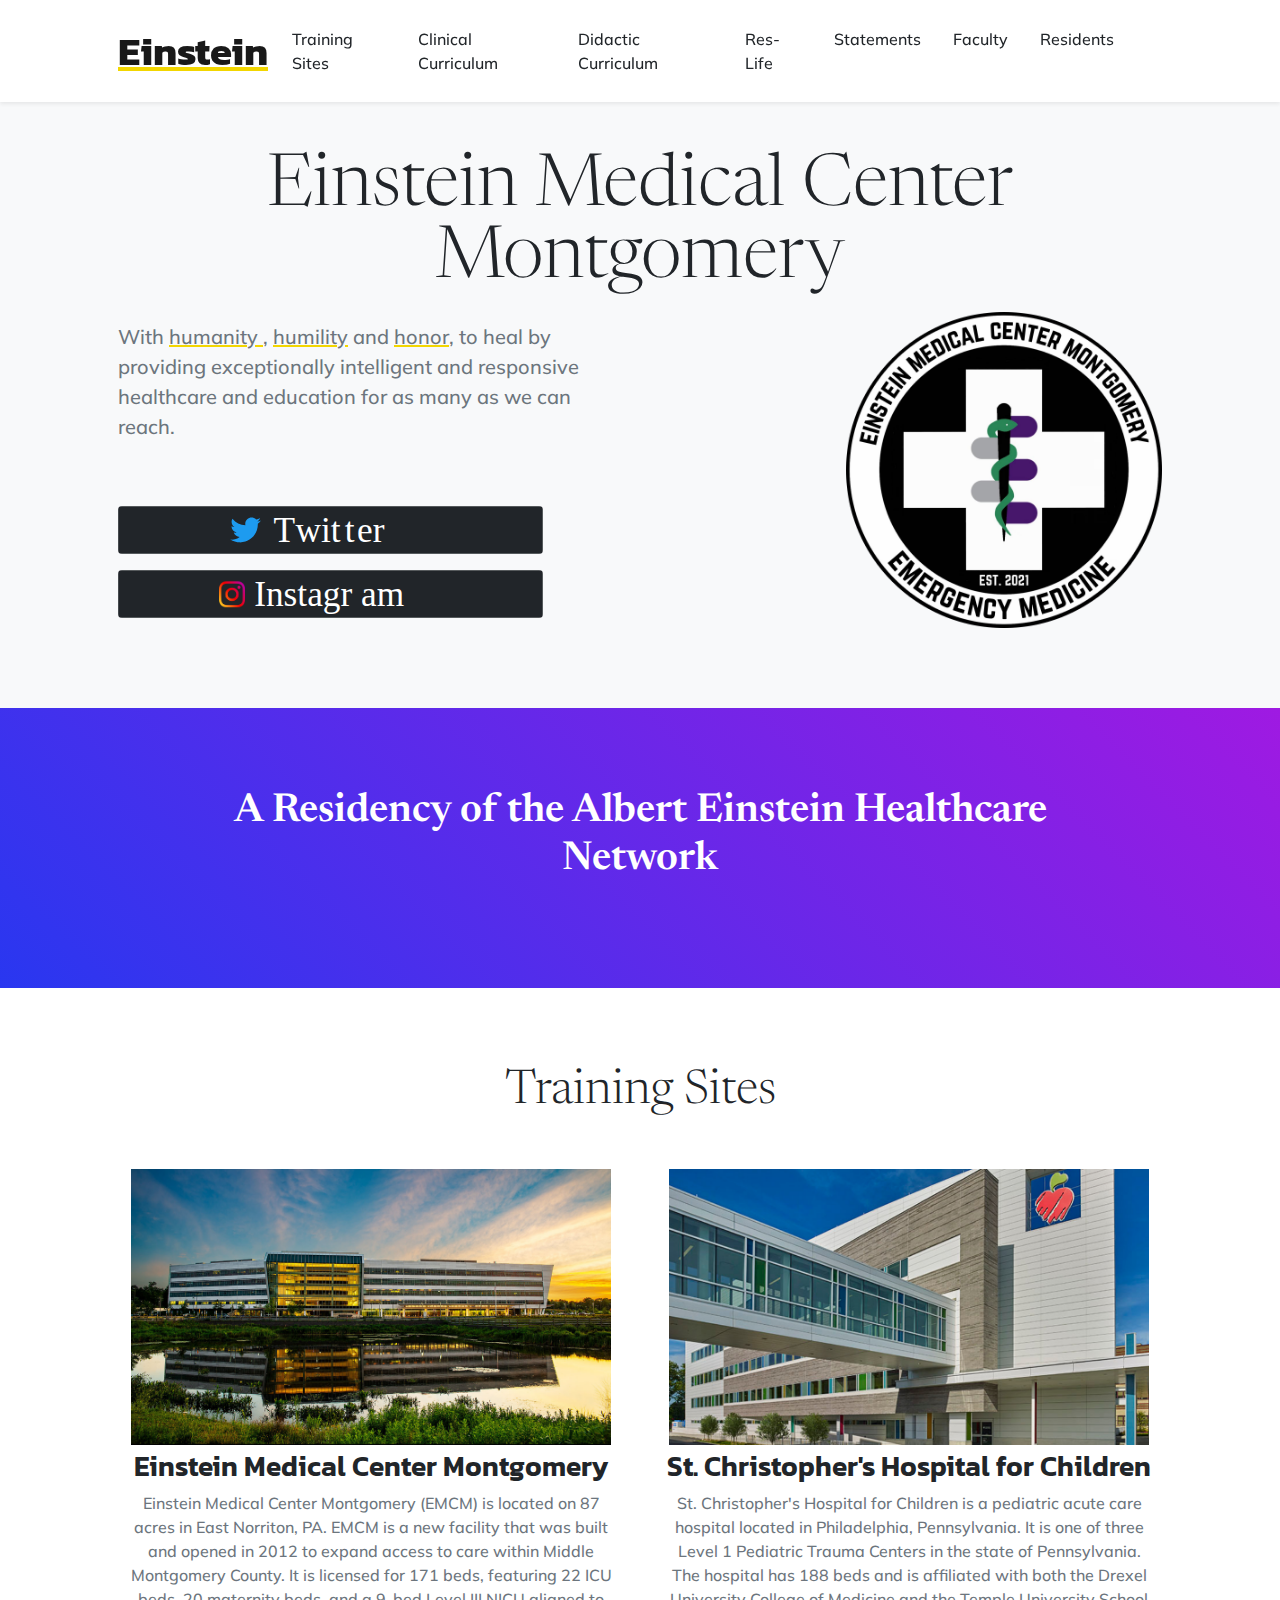
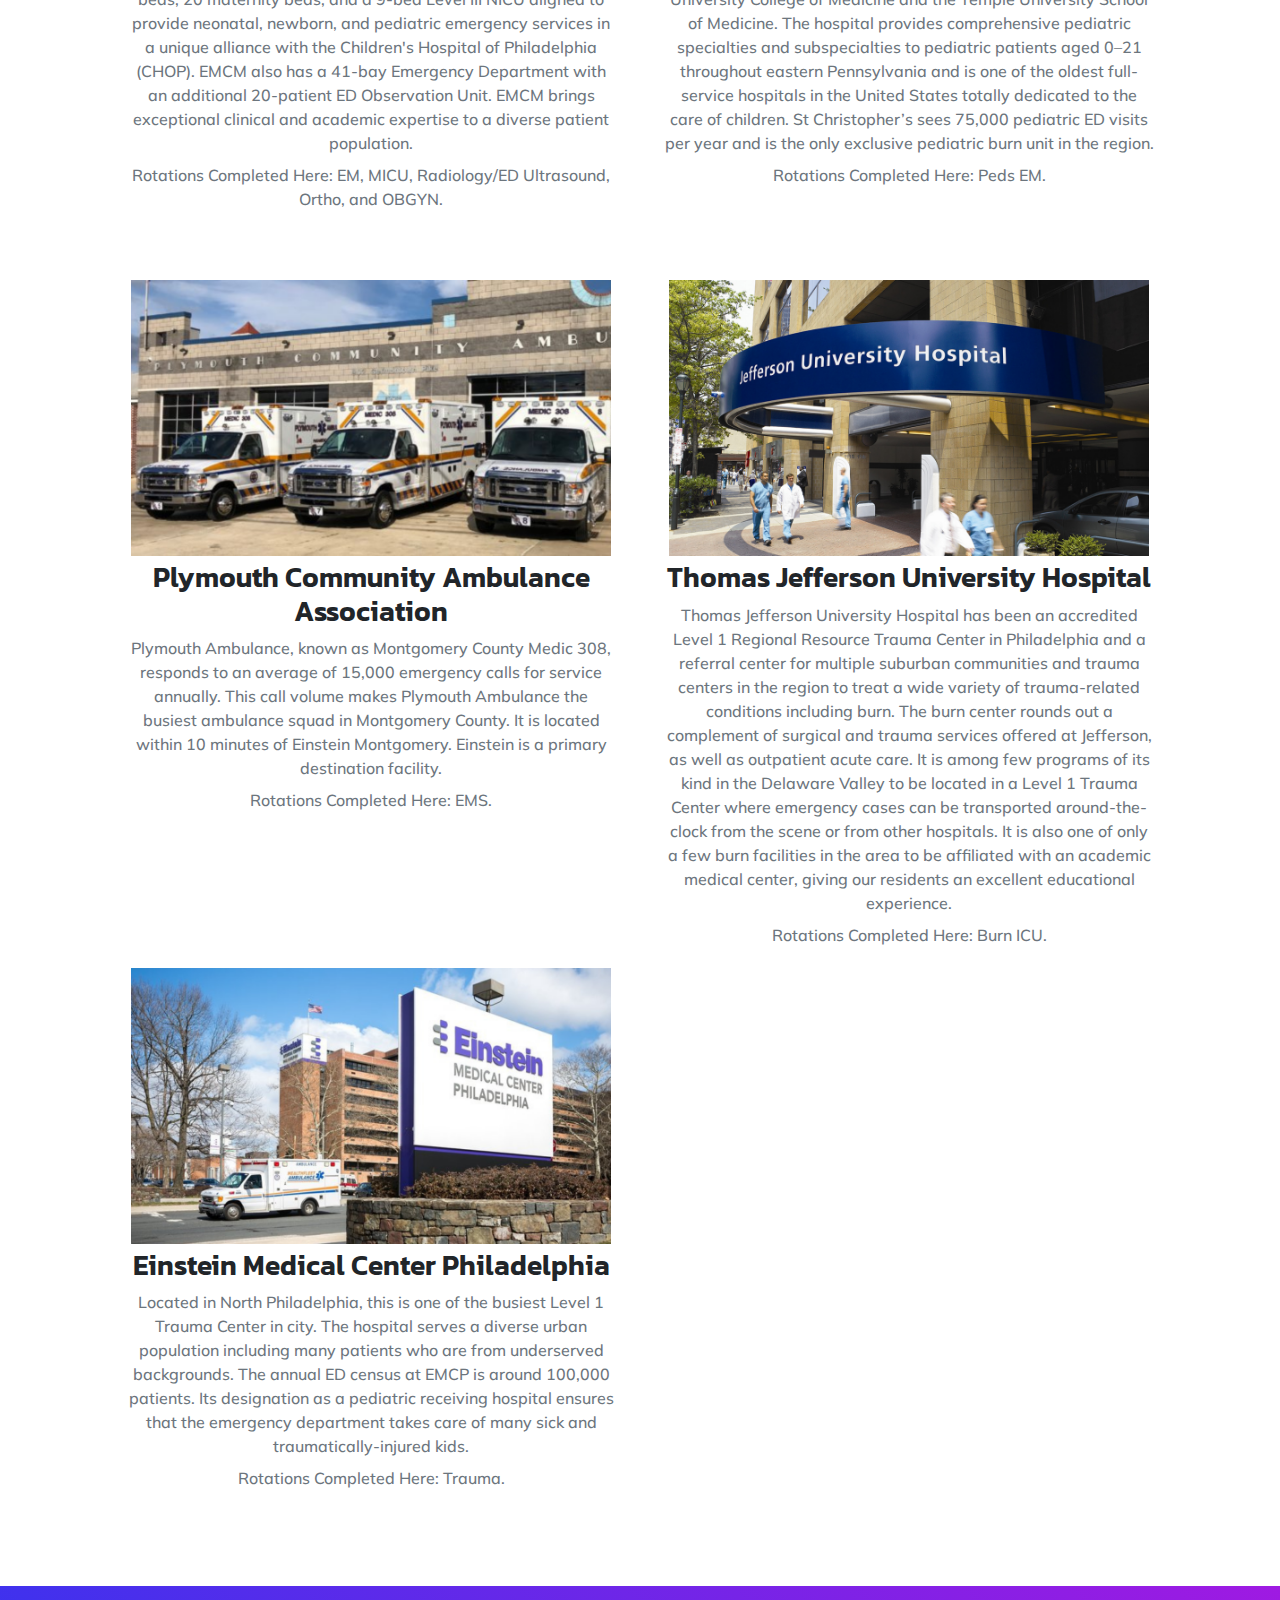
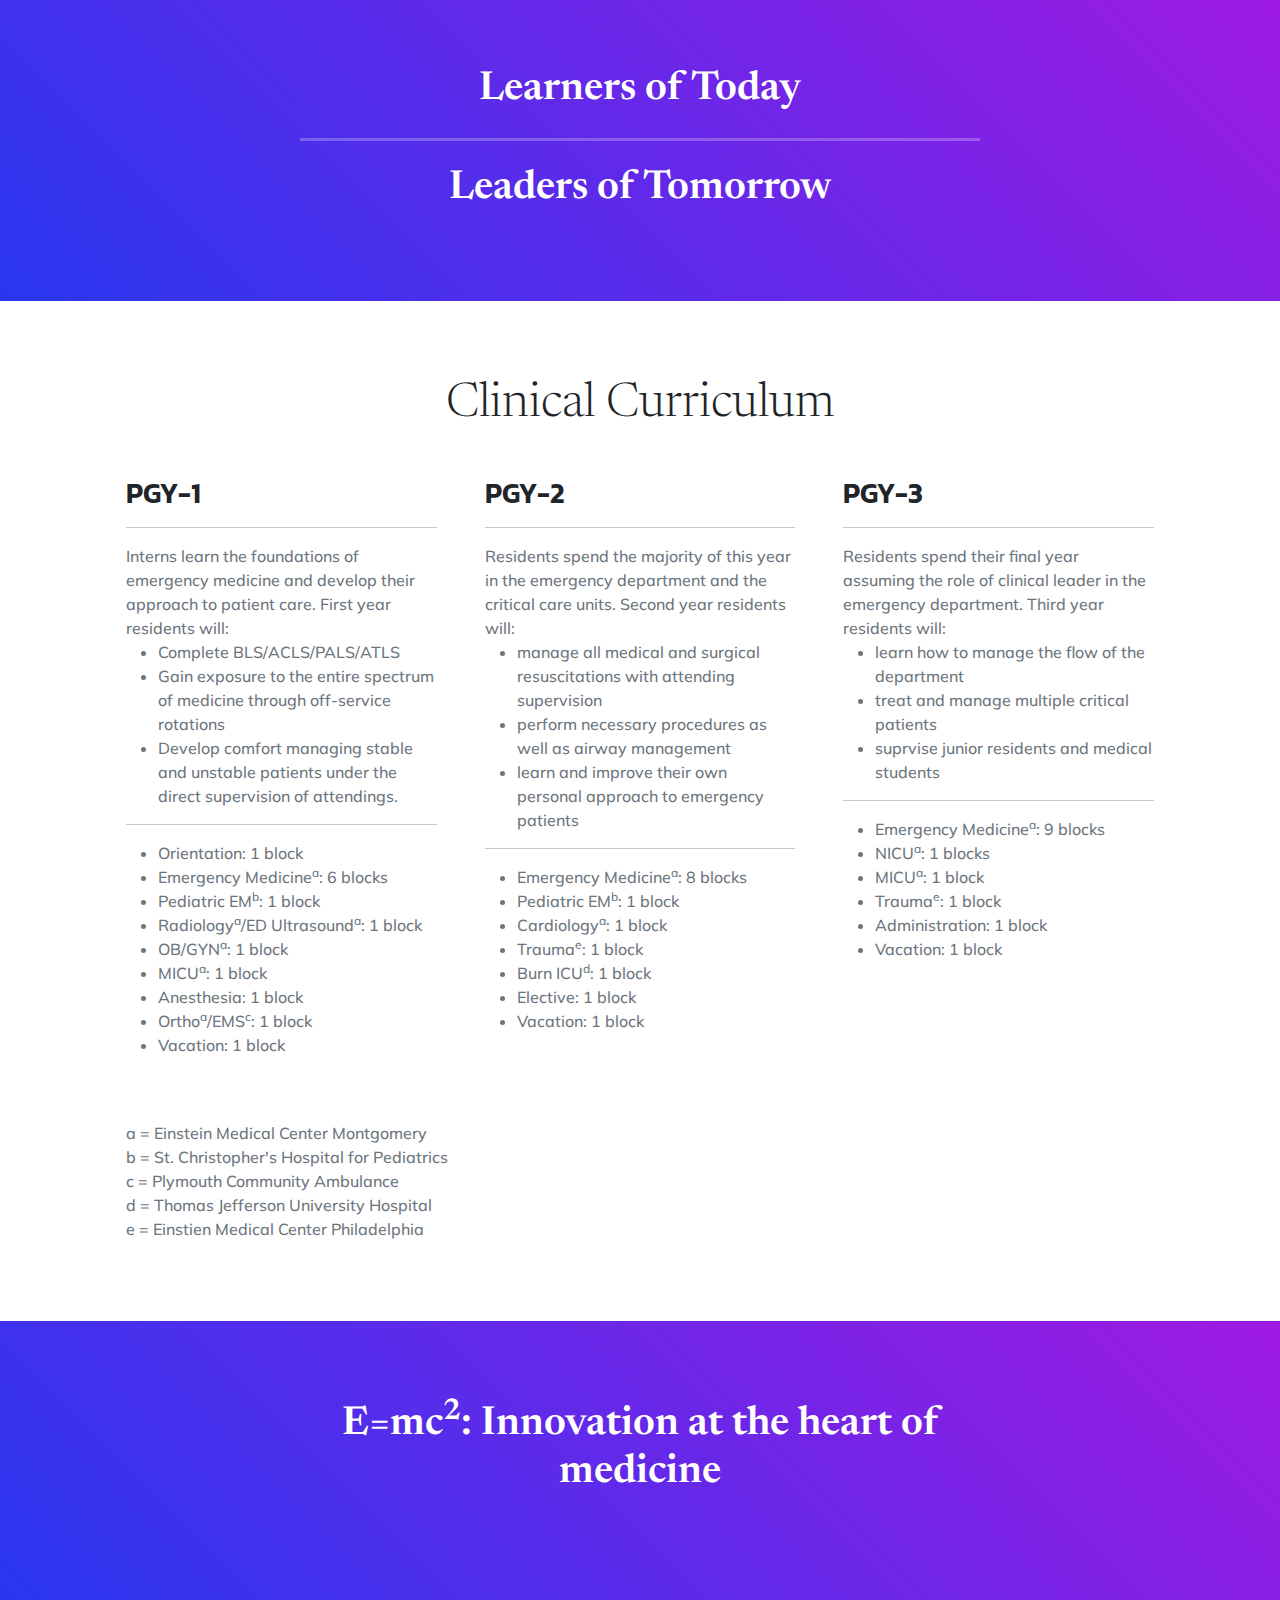
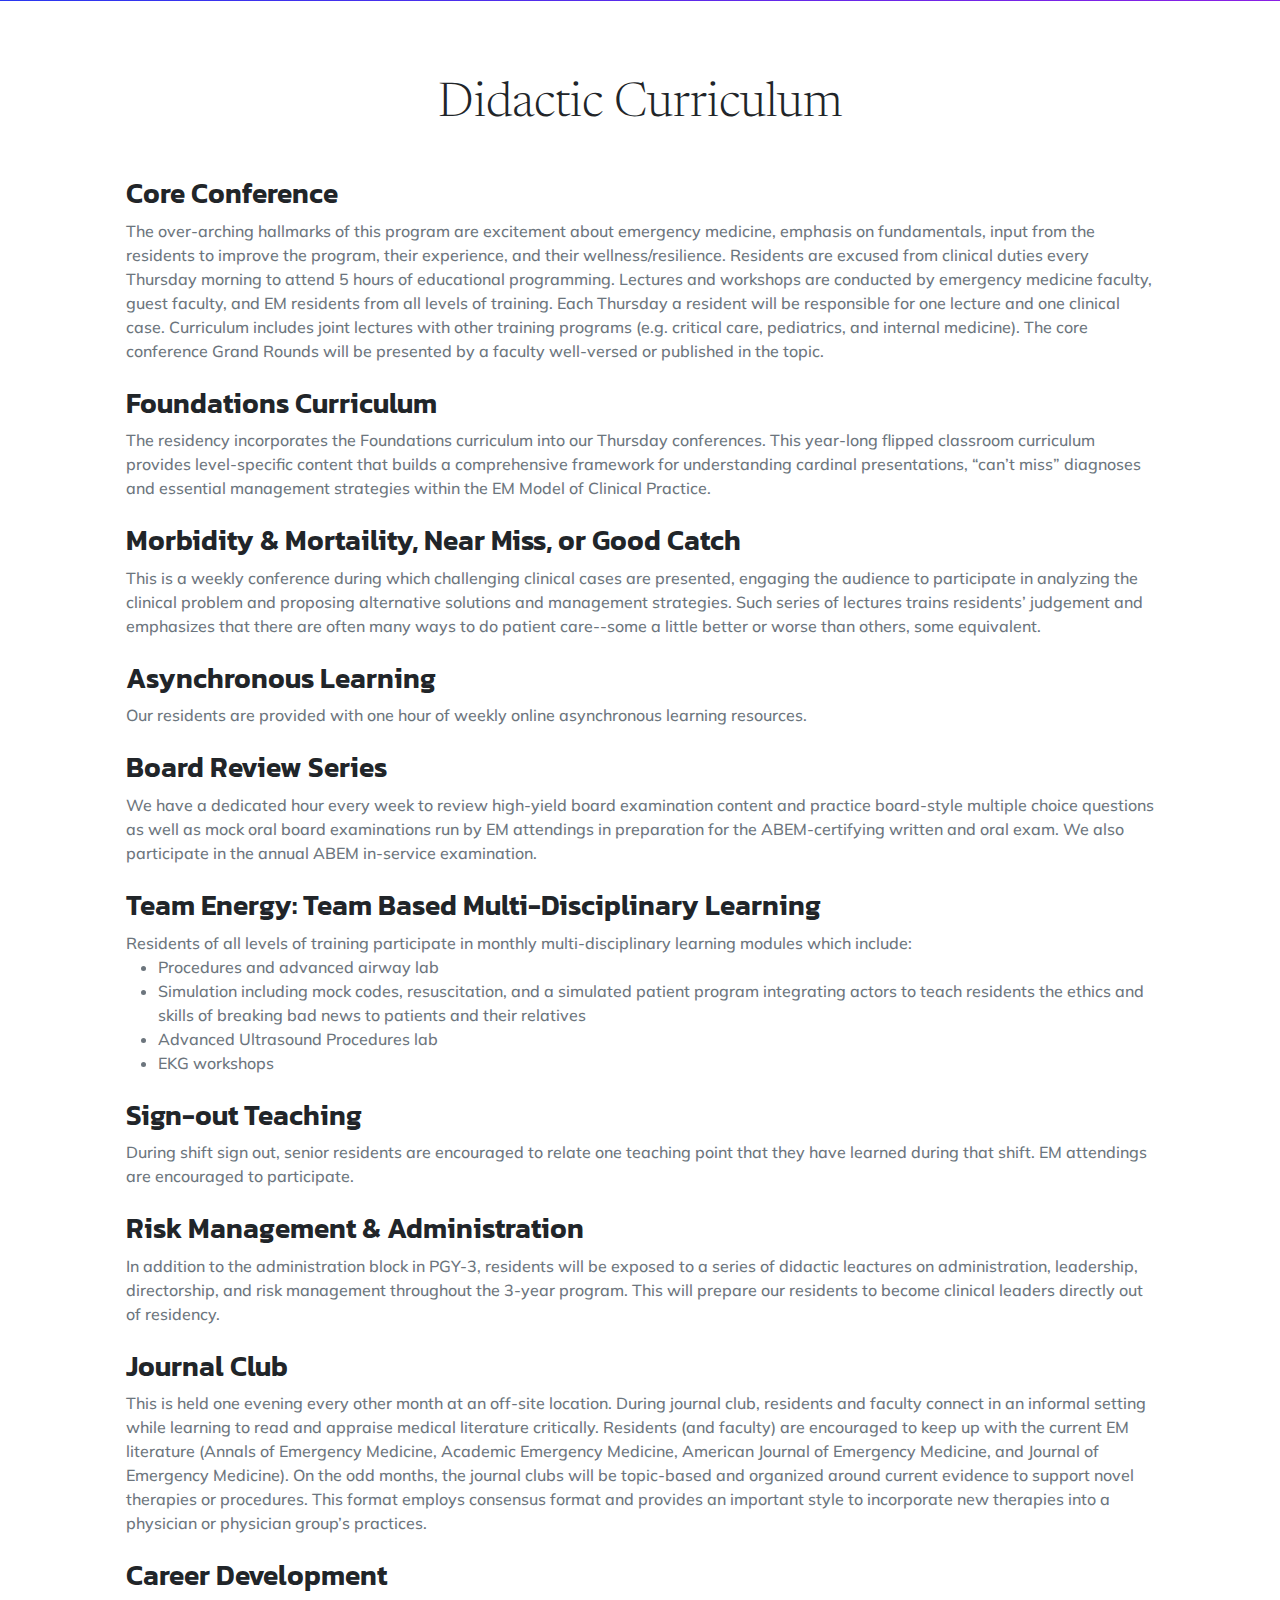
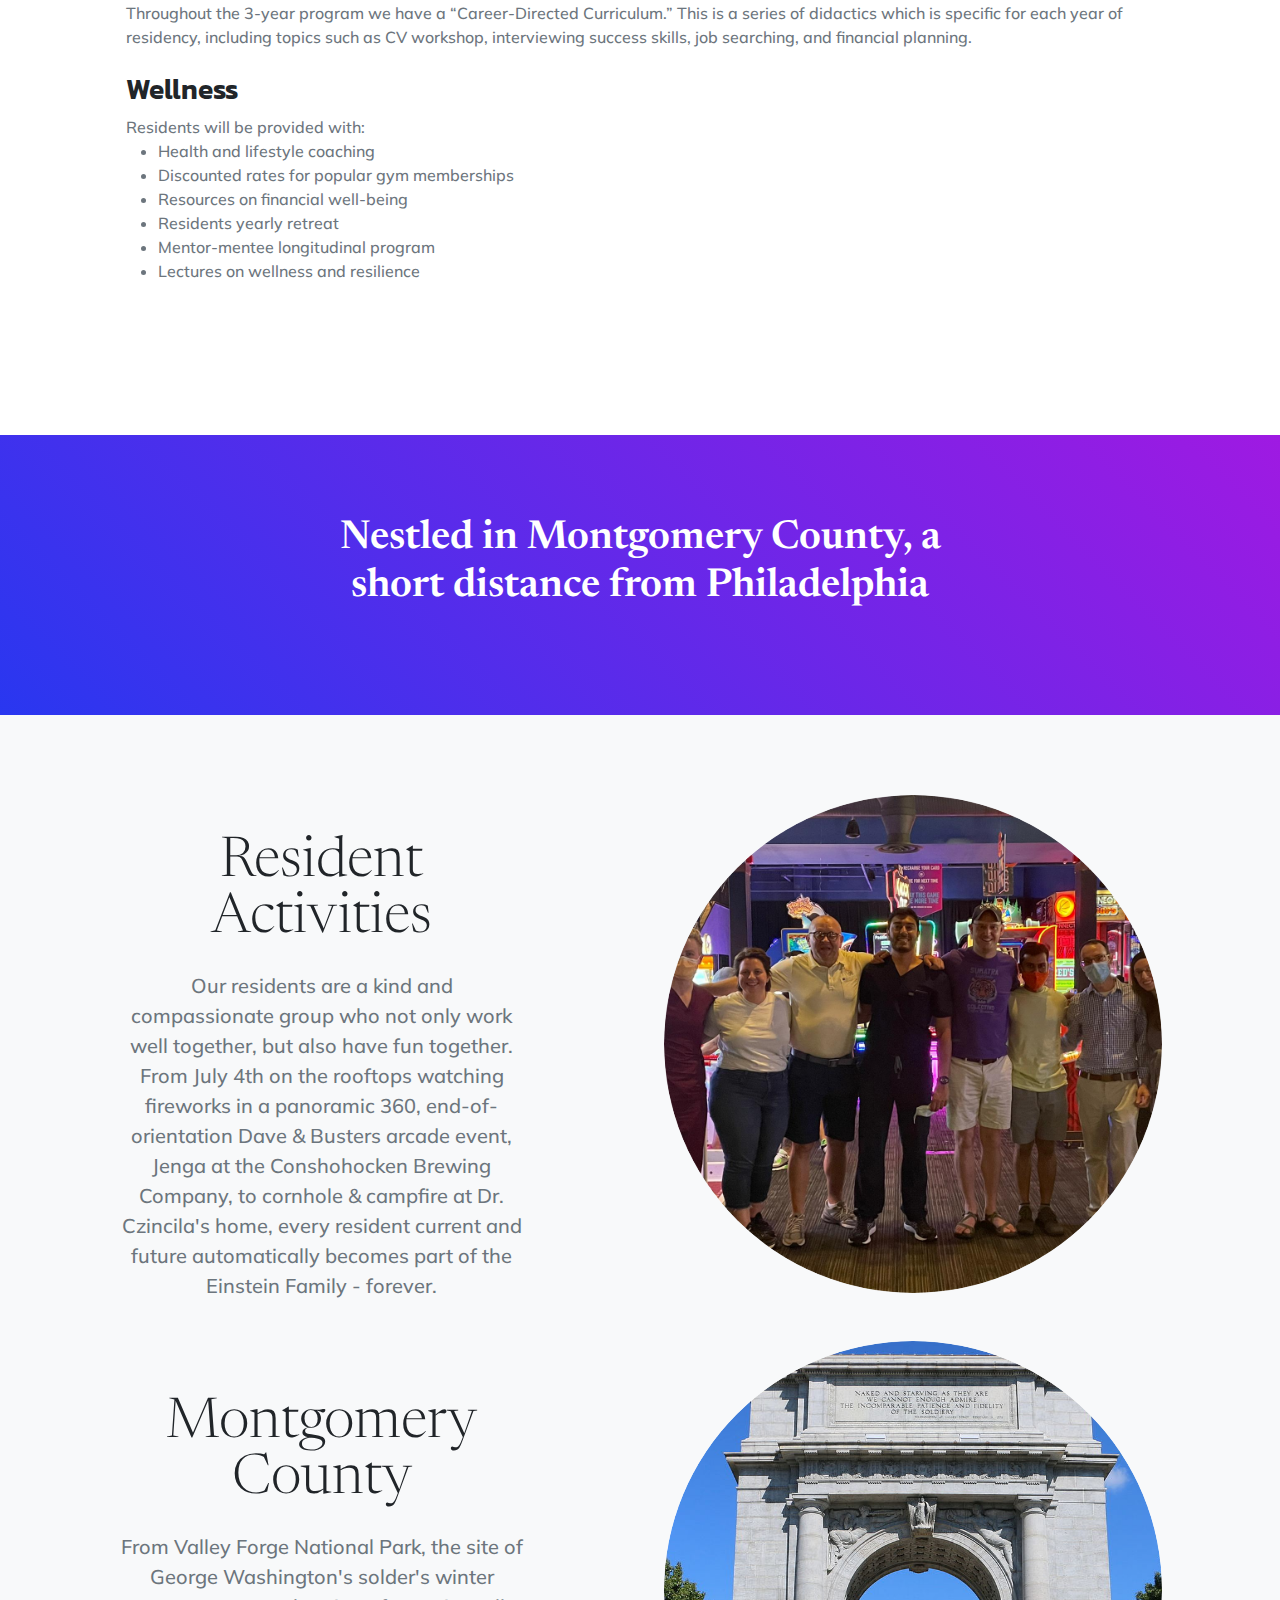
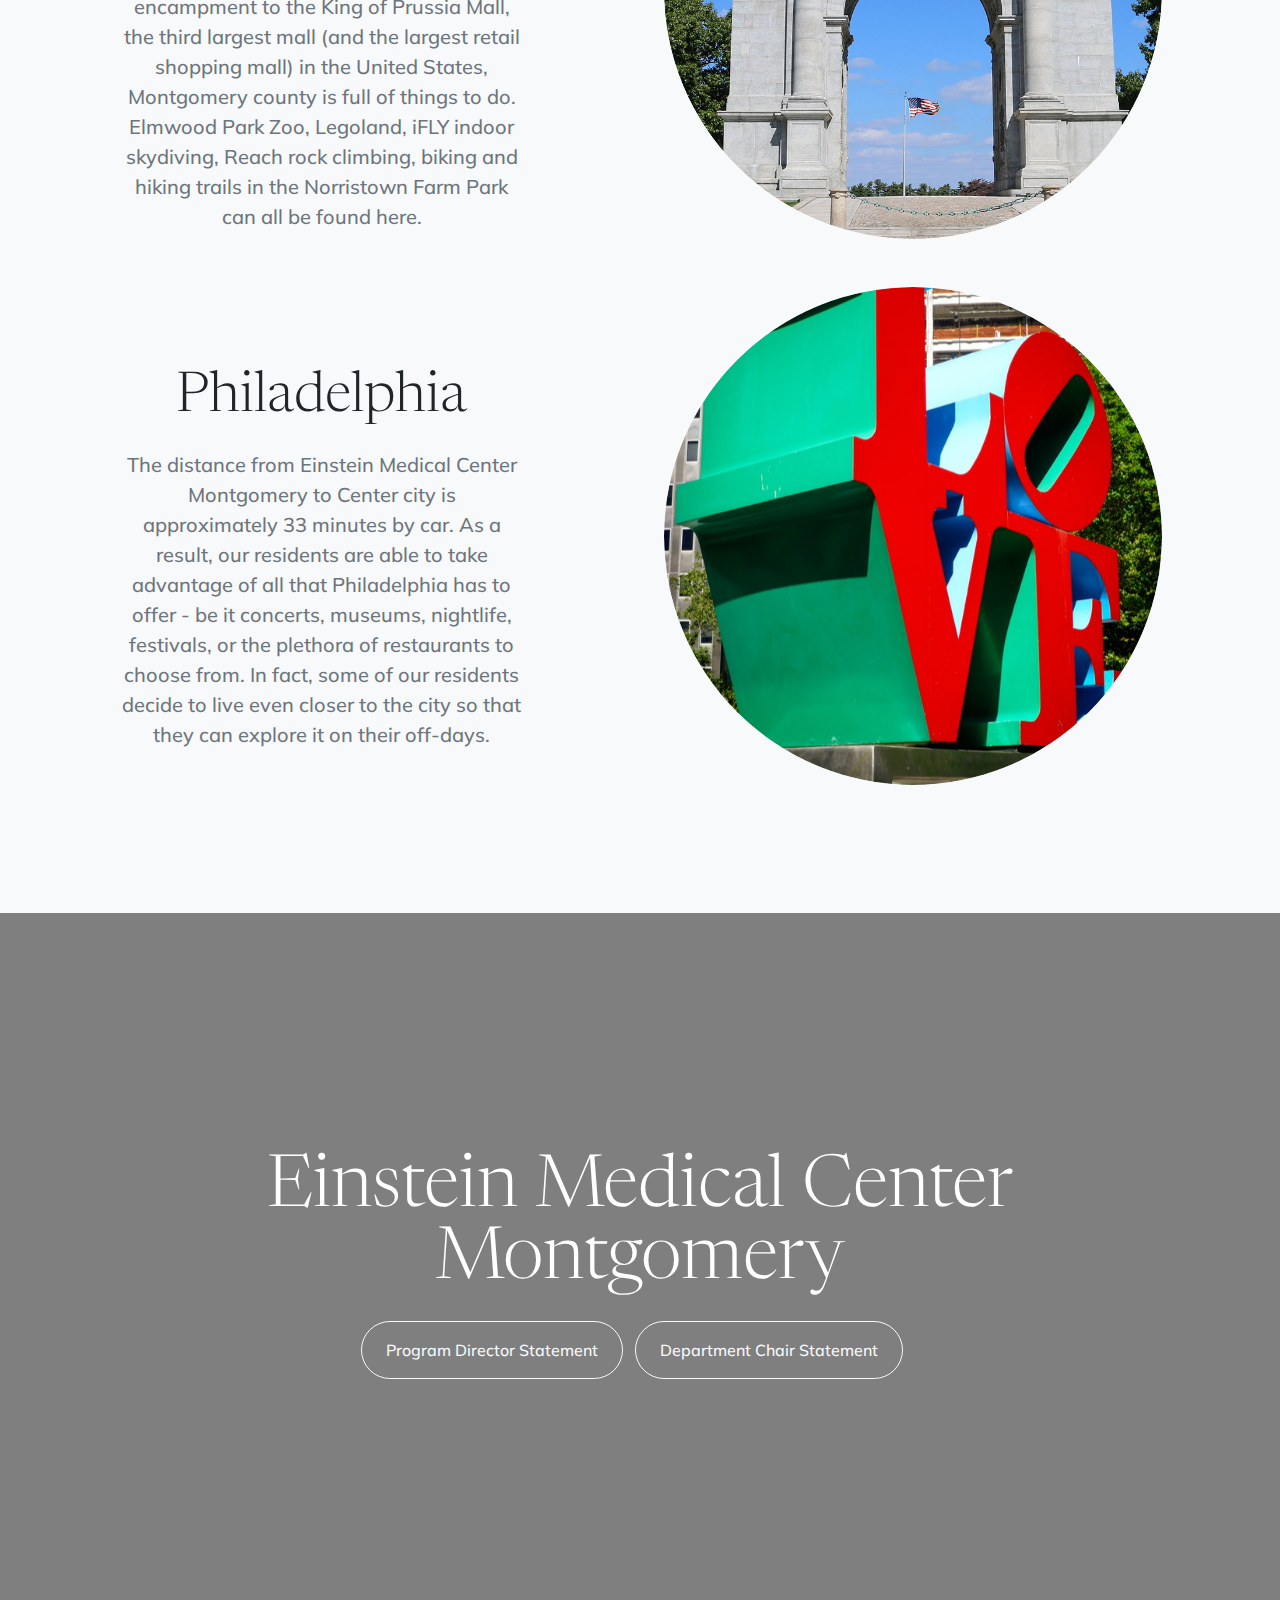
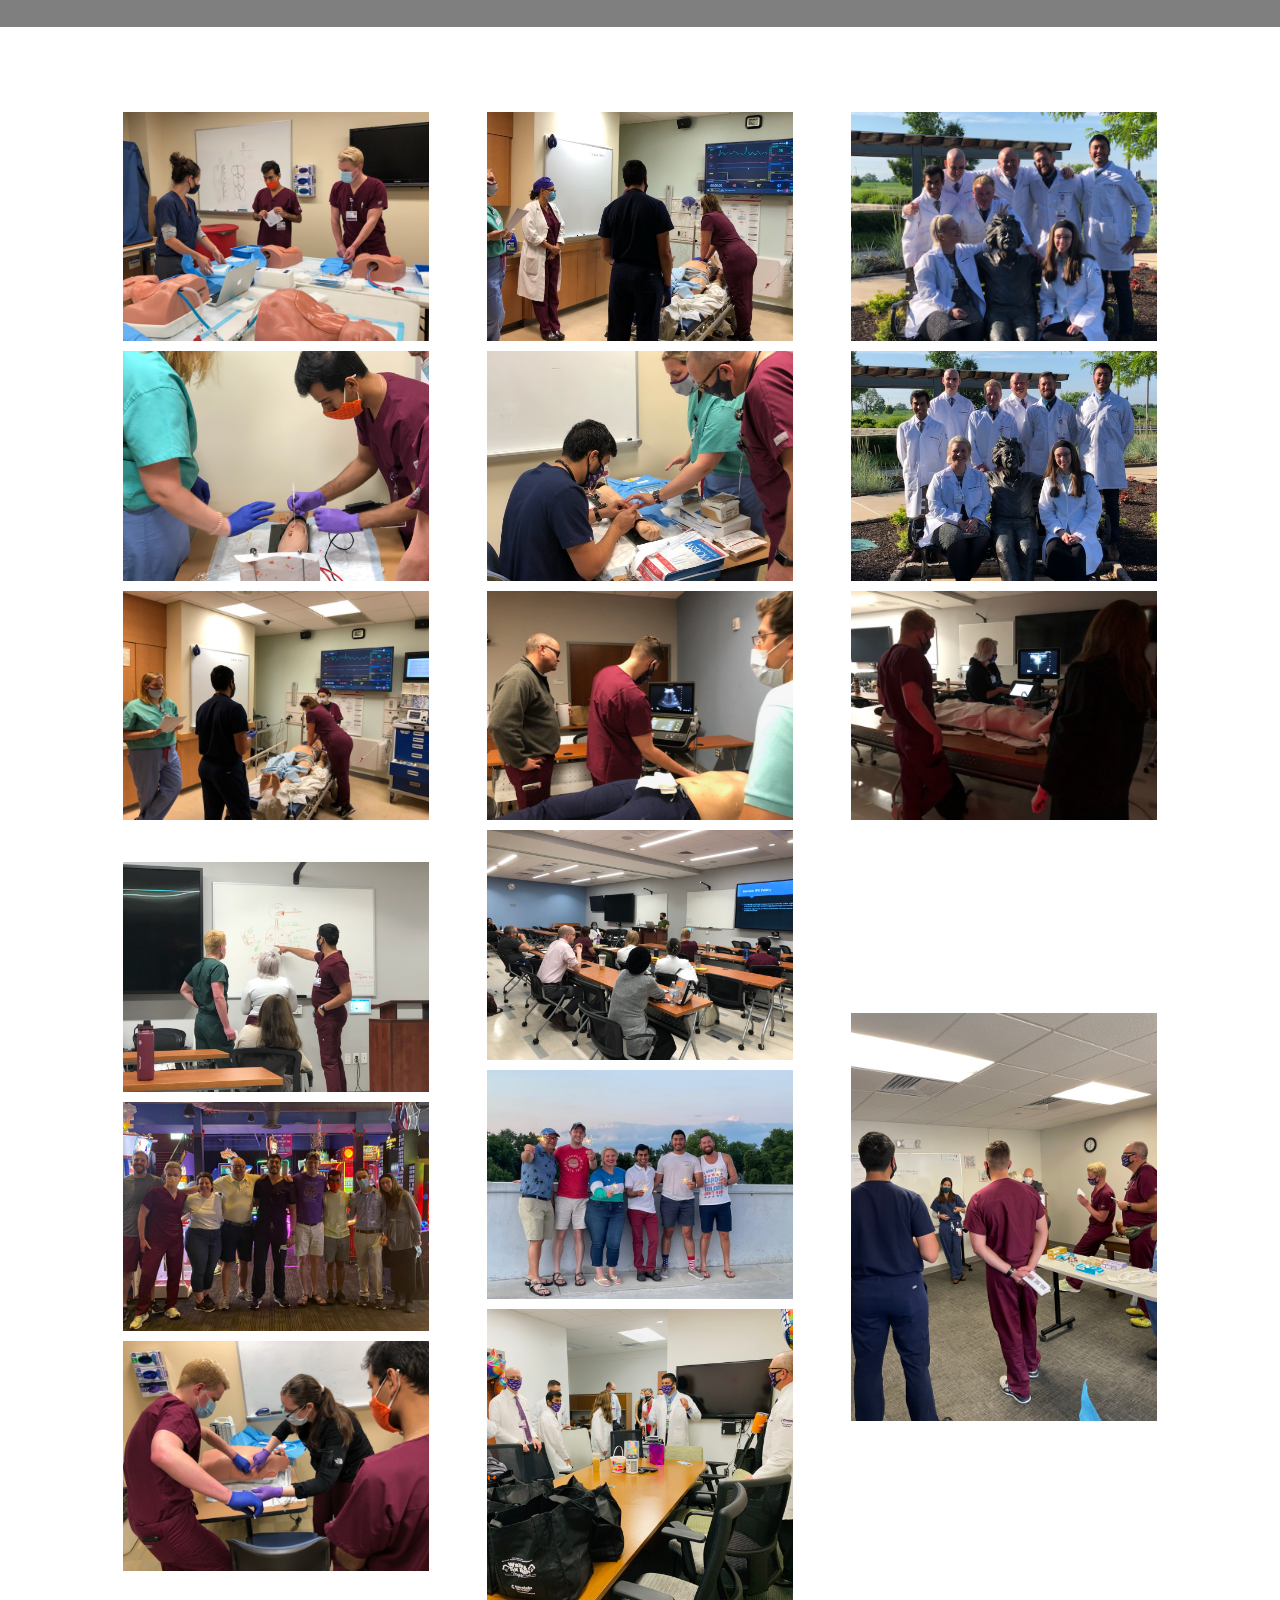
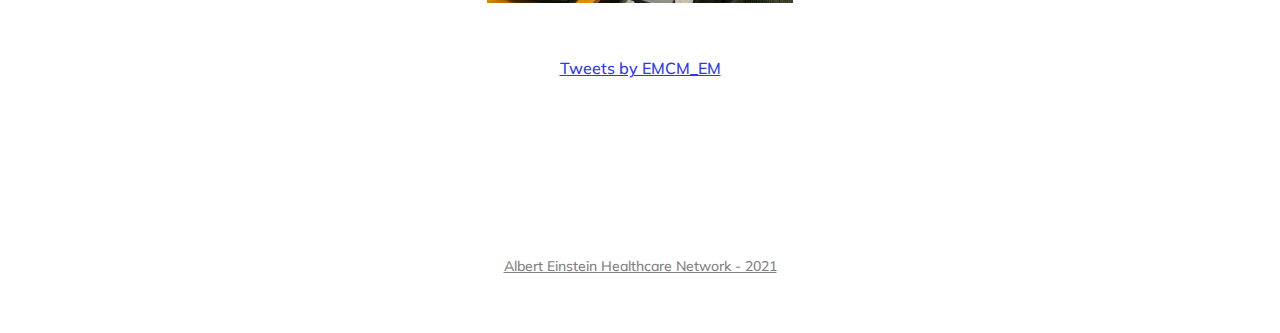
<file: index.html>
<!DOCTYPE html>
<html lang="en">
    <head>
        <meta charset="utf-8" />
        <meta name="viewport" content="width=device-width, initial-scale=1, shrink-to-fit=no" />
        <meta name="description" content="" />
        <meta name="author" content="" />
        <title>Einstein</title>
        <link rel="icon" type="image/x-icon" href="assets/favicon.ico" />
        <!-- Bootstrap icons-->
        <link href="https://cdn.jsdelivr.net/npm/bootstrap-icons@1.5.0/font/bootstrap-icons.css" rel="stylesheet" />
        <!-- Google fonts-->
        <link rel="preconnect" href="https://fonts.gstatic.com" />
        <link href="https://fonts.googleapis.com/css2?family=Newsreader:ital,wght@0,600;1,600&amp;display=swap" rel="stylesheet" />
        <link href="https://fonts.googleapis.com/css2?family=Mulish:ital,wght@0,300;0,500;0,600;0,700;1,300;1,500;1,600;1,700&amp;display=swap" rel="stylesheet" />
        <link href="https://fonts.googleapis.com/css2?family=Kanit:ital,wght@0,400;1,400&amp;display=swap" rel="stylesheet" />
        <!-- Core theme CSS (includes Bootstrap)-->
        <link href="css/styles.css" rel="stylesheet" />
    </head>
    <body id="page-top">
        <!-- Navigation-->
        <nav class="navbar navbar-expand-lg navbar-light fixed-top shadow-sm" id="mainNav">
            <div class="container px-5">
                <a class="navbar-brand fw-bolder" href="#page-top">Einstein</a>
                <button class="navbar-toggler" type="button" data-bs-toggle="collapse" data-bs-target="#navbarResponsive" aria-controls="navbarResponsive" aria-expanded="false" aria-label="Toggle navigation">
                    Menu
                    <i class="bi-list"></i>
                </button>
                <div class="collapse navbar-collapse" id="navbarResponsive">
                    <ul class="navbar-nav ms-auto me-4 my-3 my-lg-0">
                        <li class="nav-item"><a class="nav-link me-lg-3" href="#trainingsites">Training Sites</a></li>
                        <li class="nav-item"><a class="nav-link me-lg-3" href="#clinicalcurriculum">Clinical Curriculum</a></li>
                        <li class="nav-item"><a class="nav-link me-lg-3" href="#didacticcurriculum">Didactic Curriculum</a></li>
                        <li class="nav-item"><a class="nav-link me-lg-3" href="#wellness">Res-Life</a></li>
                        <li class="nav-item"><a class="nav-link me-lg-3" href="#statements">Statements</a></li>
                        <li class="nav-item"><a class="nav-link me-lg-3" href="Faculty/faculty.html">Faculty</a></li>
                        <li class="nav-item"><a class="nav-link me-lg-3" href="Residents/residents.html">Residents</a></li>
                    </ul>
                </div>
            </div>
        </nav>
        <!-- Main Einstein Logo & Header-->
        <header class="masthead">
            <div class="container px-5">
                <div class="row gx-5 align-items-center">
                    <div class="col-lg-12">
                        <h1 class="display-2 lh-1 mb-3 text-center font-weight-bolder">Einstein Medical Center Montgomery</h1>
                    </div>
                    <div class="col-lg-6">
                        <!-- Masthead text and app badges-->
                        <div class="mb-5 mb-lg-0 text-center text-lg-start">
                            <p class="lead fw-normal text-muted mb-5">With <span class="k-yellow">humanity </span>, <span class="k-yellow">humility</span> and <span class="k-yellow">honor</span>, to heal by providing exceptionally intelligent and responsive healthcare and education for as many as we can reach.</p>
                            <!--Residency Blog Button: Hidden -->
                            <!--<div class="d-flex flex-column flex-lg-row align-items-center">
                                <a class="me-lg-3 mb-4 mb-lg-0" href="ResidencyBlog/blog.html"><img class="app-badge rounded" src="assets/img/Untitled.svg" alt="..." /></a>
                            </div>-->
                            <!--Twitter Button: Visible-->
                            <div class="d-flex flex-column flex-lg-row align-items-center">
                                <a class="me-lg-3 mb-4 mb-lg-0" href="https://twitter.com/EMCM_EM"><img class="img-responsive app-badge rounded" src="assets/img/Untitled2.svg" alt="https://twitter.com/EMCM_EM" /></a>
                            </div>
                            <!--Instagram Button: Visible-->
                            <div class="d-flex flex-column flex-lg-row align-items-center">
                                <a class="me-lg-3 mb-4 mb-lg-0" href="https://instagram.com"><img class="img-responsive app-badge rounded" src="assets/img/Untitled3.svg" alt="https://instagram.com" /></a>
                            </div>
                        </div>
                    </div>
                    <div class="col-lg-2">
                            <!--This is blank section is intentionally left empty to allow for the logo image to be properly sized. There is probably a better way to do this, but after spending a few hours trying to figure it out. This was the simplest solution I came up with....If this section is deleted and an offset-1 class is added into the next block, the image doesn't properly resize on mobile devices.-->
                    </div>
                    <div class="col-lg-4">
                        <div class="logo-image">
                            <img src="assets/img/EinsteinLogoCircle.png" alt="Einstein Montgomery EM Logo" class="img-fluid">
                        </div>
                    </div>
                </div>
            </div>
        </header>
        <!-- Banner#1: A residency of the Albert Einstein Healthcare Network-->
        <aside  id="trainingsites" class="text-center bg-gradient-primary-to-secondary">
            <div class="container px-5">
                <div class="row gx-5 justify-content-center">
                    <div class="col-xl-10">
                        <div class="class h2 fs-1 text-white mb-4">A Residency of the Albert Einstein Healthcare Network </div>
                    </div>
                </div>
            </div>
        </aside>
        <!-- Training Sites section-->
        <section>
            <div class="container px-5">
                <div class="row gx-5 align-items-center">
                    <div class="col-lg-12 mb-0 mb-lg-0">
                        <h2 class="display-5 lh-1 mb-5 text-center font-weight-bold">Training Sites </h2>
                    </div>
                    <div class="col-lg-12 order-lg-1 mb-5 mb-lg-0">
                        <div class="container-fluid px-2">
                            <div class="row gx-5">
                                <div class="col-md-6 mb-5">
                                    <!--EMCM-->
                                    <div class="text-center">
                                        <img src="assets/img/EMCM_Hospital.png" alt="EMCM Hospital" class="img-thumbnail">
                                        <h3 class="font-alt">Einstein Medical Center Montgomery</h3>
                                        <p class="text-muted mb-0">Einstein Medical Center Montgomery (EMCM) is located on 87 acres in East Norriton, PA. EMCM is a new facility that was built and opened in 2012 to expand access to care within Middle Montgomery County. It is licensed for 171 beds, featuring 22 ICU beds, 20 maternity beds, and a 9-bed Level III NICU aligned to provide neonatal, newborn, and pediatric emergency services in a unique alliance with the Children's Hospital of Philadelphia (CHOP). EMCM also has a 41-bay Emergency Department with an additional 20-patient ED Observation Unit. EMCM brings exceptional clinical and academic expertise to a diverse patient population.</p>
                                        <p class="text-muted mt-2">Rotations Completed Here: EM, MICU, Radiology/ED Ultrasound, Ortho, and OBGYN.</p>
                                    </div>
                                </div>
                                <div class="col-md-6 mb-5">
                                    <!--St.Chris-->
                                    <div class="text-center">
                                        <img src="assets/img/St.Christopher_Hospital.png" alt="St. Christopher's Hospital" class="img-thumbnail">
                                        <h3 class="font-alt">St. Christopher's Hospital for Children</h3>
                                        <p class="text-muted mb-0">St. Christopher's Hospital for Children is a pediatric acute care hospital located in Philadelphia, Pennsylvania. It is one of three Level 1 Pediatric Trauma Centers in the state of Pennsylvania. The hospital has 188 beds and is affiliated with both the Drexel University College of Medicine and the Temple University School of Medicine. The hospital provides comprehensive pediatric specialties and subspecialties to pediatric patients aged 0–21 throughout eastern Pennsylvania and is one of the oldest full-service hospitals in the United States totally dedicated to the care of children. St Christopher’s sees 75,000 pediatric ED visits per year and is the only exclusive pediatric burn unit in the region.</p>
                                        <p class="text-muted mt-2">Rotations Completed Here: Peds EM.</p>
                                    </div>
                                </div>
                            </div>
                            <div class="row gx-5">
                                <div class="col-md-6 mb-5">
                                    <!--Plymouth Community Ambulance-->
                                    <div class="text-center">
                                        <img src="assets/img/PlymouthCommunityAmbulance.png" alt="Plymouth Community Ambulance Association" class="img-thumbnail">
                                        <h3 class="font-alt">Plymouth Community Ambulance Association</h3>
                                        <p class="text-muted mb-0">Plymouth Ambulance, known as Montgomery County Medic 308, responds to an average of 15,000 emergency calls for service annually. This call volume makes Plymouth Ambulance the busiest ambulance squad in Montgomery County. It is located within 10 minutes of Einstein Montgomery. Einstein is a primary destination facility.</p>
                                        <p class="text-muted mt-2">Rotations Completed Here: EMS.</p>
                                    </div>
                                </div>
                                <div class="col-md-6">
                                    <!--TJUH-->
                                    <div class="text-center">
                                        <img src="assets/img/TJUH.png" alt="Thomas Jefferson University Hospital" class="img-thumbnail">
                                        <h3 class="font-alt">Thomas Jefferson University Hospital</h3>
                                        <p class="text-muted mb-0">Thomas Jefferson University Hospital has been an accredited Level 1 Regional Resource Trauma Center in Philadelphia and a referral center for multiple suburban communities and trauma centers in the region to treat a wide variety of trauma-related conditions including burn. The burn center rounds out a complement of surgical and trauma services offered at Jefferson, as well as outpatient acute care. It is among few programs of its kind in the Delaware Valley to be located in a Level 1 Trauma Center where emergency cases can be transported around-the-clock from the scene or from other hospitals. It is also one of only a few burn facilities in the area to be affiliated with an academic medical center, giving our residents an excellent educational experience.</p>
                                        <p class="text-muted mt-2">Rotations Completed Here: Burn ICU.</p>
                                    </div>
                                </div>
                            </div>
                            <div class="row gx-5">
                                <div class="col-md-6 mb-5 mb-md-0">
                                    <!--EMCP-->
                                    <div class="text-center">
                                        <img src="assets/img/EinsteinPhiladelphia.png" alt="Einstein Medical Center Philadelphia" class="img-thumbnail">
                                        <h3 class="font-alt">Einstein Medical Center Philadelphia</h3>
                                        <p class="text-muted mb-0">Located in North Philadelphia, this is one of the busiest Level 1 Trauma Center in city. The hospital serves a diverse urban population including many patients who are from underserved backgrounds. The annual ED census at EMCP is around 100,000 patients. Its designation as a pediatric receiving hospital ensures that the emergency department takes care of many sick and traumatically-injured kids.</p>
                                        <p class="text-muted mt-2">Rotations Completed Here: Trauma.</p>
                                    </div>
                                </div>
                            </div>
                        </div>
                    </div>
                </div>
            </div>
        </section>
        <!--Banner#2: Learners of Today; Leaders of Tomorrow-->
        <aside id="clinicalcurriculum" class="text-center bg-gradient-primary-to-secondary">
            <div class="container px-5">
                <div class="row gx-5 justify-content-center">
                    <div class="col-xl-8">
                        <div class="h2 fs-1 text-white mb-4">Learners of Today</div>
                        <div class="h2 fs-1 text-white"> <hr style="height: 0.2rem;"></div>
                        <div class="h2 fs-1 text-white mt-4">Leaders of Tomorrow</div>
                    </div>
                </div>
            </div>
        </aside>
        <!-- Clinical Curriculum section-->
        <section>
            <div class="container px-5">
                <div class="row gx-5 align-items-center">
                    <div class="col-lg-12 mb-0 mb-lg-0">
                        <h2 class="display-5 lh-1 mb-5 text-center font-weight-bold">Clinical Curriculum</h2>
                    </div>
                    <div class="col-lg-12 order-lg-1 mb-5 mb-lg-0">
                        <div class="container-fluid px-2">
                            <div class="row gx-5">
                                <div class="col-md-4 mb-5">
                                    <div class="text-justify">
                                        <h3 class="font-alt">PGY-1</h3>
                                    </div>
                                    <div class="text-justify">
                                        <hr>
                                    </div>
                                    <div class="text-justify">
                                        <p class="text-muted mb-0">Interns learn the foundations of emergency medicine and develop their approach to patient care. First year residents will:</p>
                                        <ul class="text-muted mb-0">
                                            <li>Complete BLS/ACLS/PALS/ATLS</li>
                                            <li>Gain exposure to the entire spectrum of medicine through off-service rotations</li>
                                            <li>Develop comfort managing stable and unstable patients under the direct supervision of attendings.</li>
                                        </ul>
                                    </div>
                                    <div class="text-justify">
                                        <hr>
                                    </div>
                                    <div class="text-muted mb-0">
                                        <ul>
                                            <li>Orientation: 1 block</li>
                                            <li>Emergency Medicine<sup>a</sup>: 6 blocks</li>
                                            <li>Pediatric EM<sup>b</sup>: 1 block</li>
                                            <li>Radiology<sup>a</sup>/ED Ultrasound<sup>a</sup>: 1 block</li>
                                            <li>OB/GYN<sup>a</sup>: 1 block</li>
                                            <li>MICU<sup>a</sup>: 1 block</li>
                                            <li>Anesthesia: 1 block</li>
                                            <li>Ortho<sup>a</sup>/EMS<sup>c</sup>: 1 block</li>
                                            <li>Vacation: 1 block</li>
                                        </ul>
                                    </div>
                                </div>
                                <div class="col-md-4 mb-5">
                                    <div class="text-justify">
                                        <h3 class="font-alt">PGY-2</h3>
                                    </div>
                                    <div class="text-justify">
                                        <hr>
                                    </div>
                                    <div class="text-justify">
                                        <p class="text-muted mb-0">Residents spend the majority of this year in the emergency department and the critical care units. Second year residents will:</p>
                                        <ul class="text-muted mb-0">
                                            <li>manage all medical and surgical resuscitations with attending supervision</li>
                                            <li>perform necessary procedures as well as airway management</li>
                                            <li>learn and improve their own personal approach to emergency patients</li>
                                        </ul>
                                    </div>
                                    <div class="text-justify">
                                        <hr>
                                    </div>
                                    <div class="text-muted mb-0">
                                        <ul class="text-muted mb-0">
                                            <li>Emergency Medicine<sup>a</sup>: 8 blocks</li>
                                            <li>Pediatric EM<sup>b</sup>: 1 block</li>
                                            <li>Cardiology<sup>a</sup>: 1 block</li>
                                            <li>Trauma<sup>e</sup>: 1 block</li>
                                            <li>Burn ICU<sup>d</sup>: 1 block</li>
                                            <li>Elective: 1 block</li>
                                            <li>Vacation: 1 block</li>
                                        </ul>
                                    </div>
                                </div>
                                <div class="col-md-4 mb-5">
                                    <div class="text-justify">
                                        <h3 class="font-alt">PGY-3</h3>
                                    </div>
                                    <div class="text-justify">
                                        <hr>
                                    </div>
                                    <div class="text-justify">
                                        <p class="text-muted mb-0">Residents spend their final year assuming the role of clinical leader in the emergency department. Third year residents will:</p>
                                        <ul class="text-muted mb-0">
                                            <li>learn how to manage the flow of the department</li>
                                            <li>treat and manage multiple critical patients</li>
                                            <li>suprvise junior residents and medical students</li>
                                        </ul>
                                    </div>
                                    <div class="text-justify">
                                        <hr>
                                    </div>
                                    <div class="text-muted mb-0">
                                        <ul class="text-muted mb-0">
                                            <li>Emergency Medicine<sup>a</sup>: 9 blocks</li>
                                            <li>NICU<sup>a</sup>: 1 blocks</li>
                                            <li>MICU<sup>a</sup>: 1 block</li>
                                            <li>Trauma<sup>e</sup>: 1 block</li>
                                            <li>Administration: 1 block</li>
                                            <li>Vacation: 1 block</li>
                                        </ul>
                                    </div>
                                </div>
                            </div>
                            <div class="row gx-5">
                                <div class="col-md-12">
                                    <div class="text-muted">
                                        <p class="mb-0">a = Einstein Medical Center Montgomery</p>
                                        <p class="mb-0">b = St. Christopher's Hospital for Pediatrics</p>
                                        <p class="mb-0">c = Plymouth Community Ambulance</p>
                                        <p class="mb-0">d = Thomas Jefferson University Hospital</p>
                                        <p class="mb-0">e = Einstien Medical Center Philadelphia</p>
                                    </div>
                                </div>
                            </div>
                        </div>
                    </div>
                </div>
            </div>
        </section>
        <!--Banner#3: E=mc^2 Innovation at the heart of medicine -->
        <aside id="didacticcurriculum" class="text-center bg-gradient-primary-to-secondary">
            <div class="container px-5">
                <div class="row gx-5 justify-content-center">
                    <div class="col-xl-8">
                        <div class="h2 fs-1 text-white mb-4">E=mc<sup>2</sup>: Innovation at the heart of medicine</div>
                    </div>
                </div>
            </div>
        </aside>
        <!--Didactic Curriculum Section -->
        <section>
            <div class="container px-5">
                <div class="row gx-5 align-items-center">
                    <div class="col-lg-12 mb-0 mb-lg-0">
                        <h2 class="display-5 lh-1 mb-5 text-center font-weight-bold">Didactic Curriculum</h2>
                    </div>
                    <div class="col-lg-12 order-lg-1 mb-5 mb-lg-0">
                        <div class="container-fluid px-2">
                            <div class="row gx-5">
                                <div class="col-md-12 mb-5">
                                    <div class="text-justify">
                                        <h3 class="font-alt">Core Conference</h3>
                                    </div>
                                    <div class="text-justify">
                                        <p class="text-muted mb-4">The over-arching hallmarks of this program are excitement about emergency medicine, emphasis on fundamentals, input from the residents to improve the program, their experience, and their wellness/resilience. Residents are excused from clinical duties every Thursday morning to attend 5 hours of educational programming. Lectures and workshops are conducted by emergency medicine faculty, guest faculty, and EM residents from all levels of training. Each Thursday a resident will be responsible for one lecture and one clinical case. Curriculum includes joint lectures with other training programs (e.g. critical care, pediatrics, and internal medicine). The core conference Grand Rounds will be presented by a faculty well-versed or published in the topic.</p>
                                    </div>
                                    <div class="text-justify">
                                        <h3 class="font-alt">Foundations Curriculum</h3>
                                    </div>
                                    <div class="text-justify">
                                        <p class="text-muted mb-4">The residency incorporates the Foundations curriculum into our Thursday conferences. This year-long flipped classroom curriculum provides level-specific content that builds a comprehensive framework for understanding cardinal presentations, “can’t miss” diagnoses and essential management strategies within the EM Model of Clinical Practice.</p>
                                    </div>
                                    <div class="text-justify">
                                        <h3 class="font-alt">Morbidity & Mortaility, Near Miss, or Good Catch</h3>
                                    </div>
                                    <div class="text-justify">
                                        <p class="text-muted mb-4">This is a weekly conference during which challenging clinical cases are presented, engaging the audience to participate in analyzing the clinical problem and proposing alternative solutions and management strategies.  Such series of lectures trains residents’ judgement and emphasizes that there are often many ways to do patient care--some a little better or worse than others, some equivalent.</p>
                                    </div>
                                    <div class="text-justify">
                                        <h3 class="font-alt">Asynchronous Learning</h3>
                                    </div>
                                    <div class="text-justify">
                                        <p class="text-muted mb-4">Our residents are provided with one hour of weekly online asynchronous learning resources.</p>
                                    </div>
                                    <div class="text-justify">
                                        <h3 class="font-alt">Board Review Series</h3>
                                    </div>
                                    <div class="text-justify">
                                        <p class="text-muted mb-4">We have a dedicated hour every week to review high-yield board examination content and practice board-style multiple choice questions as well as mock oral board examinations run by EM attendings in preparation for the ABEM-certifying written and oral exam. We also participate in the annual ABEM in-service examination.</p>
                                    </div>
                                    <div class="text-justify">
                                        <h3 class="font-alt">Team Energy: Team Based Multi-Disciplinary Learning</h3>
                                    </div>
                                    <div class="text-justify">
                                        <p class="text-muted mb-0">Residents of all levels of training participate in monthly multi-disciplinary learning modules which include:</p>
                                        <ul class="text-muted mb-4">
                                            <li>Procedures and advanced airway lab</li>
                                            <li>Simulation including mock codes, resuscitation, and a simulated patient program integrating actors to teach residents the ethics and skills of breaking bad news to patients and their relatives</li>
                                            <li>Advanced Ultrasound Procedures lab</li>
                                            <li>EKG workshops</li>
                                        </ul>
                                    </div>
                                    <div class="text-justify">
                                        <h3 class="font-alt">Sign-out Teaching</h3>
                                    </div>
                                    <div class="text-justify">
                                        <p class="text-muted mb-4">During shift sign out, senior residents are encouraged to relate one teaching point that they have learned during that shift. EM attendings are encouraged to participate.</p>
                                    </div>
                                    <div class="text-justify">
                                        <h3 class="font-alt">Risk Management & Administration</h3>
                                    </div>
                                    <div class="text-justify">
                                        <p class="text-muted mb-4">In addition to the administration block in PGY-3, residents will be exposed to a series of didactic leactures on administration, leadership, directorship, and risk management throughout the 3-year program. This will prepare our residents to become clinical leaders directly out of residency.</p>
                                    </div>
                                    <div class="text-justify">
                                        <h3 class="font-alt">Journal Club</h3>
                                    </div>
                                    <div class="text-justify">
                                        <p class="text-muted mb-4">This is held one evening every other month at an off-site location. During journal club, residents and faculty connect in an informal setting while learning to read and appraise medical literature critically. Residents (and faculty) are encouraged to keep up with the current EM literature (Annals of Emergency Medicine, Academic Emergency Medicine, American Journal of Emergency Medicine, and Journal of Emergency Medicine). On the odd months, the journal clubs will be topic-based and organized around current evidence to support novel therapies or procedures. This format employs consensus format and provides an important style to incorporate new therapies into a physician or physician group’s practices.</p>
                                    </div>
                                    <div class="text-justify">
                                        <h3 class="font-alt">Career Development</h3>
                                    </div>
                                    <div class="text-justify">
                                        <p class="text-muted mb-4">Throughout the 3-year program we have a “Career-Directed Curriculum.” This is a series of didactics which is specific for each year of residency, including topics such as CV workshop, interviewing success skills, job searching, and financial planning.</p>
                                    </div>
                                    <div class="text-justify">
                                        <h3 class="font-alt">Wellness</h3>
                                    </div>
                                    <div class="text-justify">
                                        <p class="text-muted mb-0">Residents will be provided with:</p>
                                        <ul class="text-muted mb-4">
                                            <li>Health and lifestyle coaching</li>
                                            <li>Discounted rates for popular gym memberships</li>
                                            <li>Resources on financial well-being</li>
                                            <li>Residents yearly retreat</li>
                                            <li>Mentor-mentee longitudinal program</li>
                                            <li>Lectures on wellness and resilience</li>
                                        </ul>
                                    </div>
                                </div>
                            </div>
                        </div>
                    </div>
                </div>
            </div>
        </section>
        <!--Banner#4: Nestled in Montgomery County, a short distance from Philadelphia-->
        <aside id="wellness" class="text-center bg-gradient-primary-to-secondary">
            <div class="container px-5">
                <div class="row gx-5 justify-content-center">
                    <div class="col-xl-8">
                        <div class="h2 fs-1 text-white mb-4">Nestled in Montgomery County, a short distance from Philadelphia</div>
                        <!--<img src="assets/img/tnw-logo.svg" alt="..." style="height: 3rem" />-->
                    </div>
                </div>
            </div>
        </aside>
        <!-- Wellness & Life in MontCo/Philly -->
        <section class="bg-light">
            <div class="container px-5">
                <div class="row gx-5 align-items-center justify-content-center justify-content-lg-between">
                    <div class="col-12 col-lg-5">
                        <h2 class="display-4 lh-1 mb-4 text-center">Resident Activities</h2>
                        <p class="lead fw-normal text-muted mb-5 mb-lg-0 text-center">Our residents are a kind and compassionate group who not only work well together, but also have fun together. From July 4th on the rooftops watching fireworks in a panoramic 360, end-of-orientation Dave & Busters arcade event, Jenga at the Conshohocken Brewing Company, to cornhole & campfire at Dr. Czincila's home, every resident current and future automatically becomes part of the Einstein Family - forever.</p>
                    </div>
                    <div class="col-sm-8 col-md-6">
                        <div class="px-5 px-sm-0 mb-5">
                            <img class="img-fluid rounded-circle" src="assets/img/activities_group.png" alt="Group Photo" />
                        </div>
                    </div>
                </div>
                <div class="row gx-5 align-items-center justify-content-center justify-content-lg-between">
                    <div class="col-12 col-lg-5">
                        <h2 class="display-4 lh-1 mb-4 text-center">Montgomery County</h2>
                        <p class="lead fw-normal text-muted mb-5 mb-lg-0 text-center">From Valley Forge National Park, the site of George Washington's solder's winter encampment to the King of Prussia Mall, the third largest mall (and the largest retail shopping mall) in the United States, Montgomery county is full of things to do. Elmwood Park Zoo, Legoland, iFLY indoor skydiving, Reach rock climbing, biking and hiking trails in the Norristown Farm Park can all be found here.</p>
                    </div>
                    <div class="col-sm-8 col-md-6">
                        <div class="px-5 px-sm-0 mb-5">
                            <img class="img-fluid rounded-circle" src="assets/img/ValleyForge.png" alt="Montco attractions" />
                        </div>
                    </div>
                </div>
                <div class="row gx-5 align-items-center justify-content-center justify-content-lg-between">
                    <div class="col-12 col-lg-5">
                        <h2 class="display-4 lh-1 mb-4 text-center">Philadelphia</h2>
                        <p class="lead fw-normal text-muted mb-5 mb-lg-0 text-center">The distance from Einstein Medical Center Montgomery to Center city is approximately 33 minutes by car. As a result, our residents are able to take advantage of all that Philadelphia has to offer - be it concerts, museums, nightlife, festivals, or the plethora of restaurants to choose from. In fact, some of our residents decide to live even closer to the city so that they can explore it on their off-days.</p>
                    </div>
                    <div class="col-sm-8 col-md-6">
                        <div class="px-5 px-sm-0 mb-5">
                            <img class="img-fluid rounded-circle" src="assets/img/NickFewings.png" alt="LOVE Sign" />
                            <!-- Image Credit: Photo by <a href="https://unsplash.com/@jannerboy62?utm_source=unsplash&utm_medium=referral&utm_content=creditCopyText">Nick Fewings</a> on <a href="https://unsplash.com/s/photos/philadelphia?utm_source=unsplash&utm_medium=referral&utm_content=creditCopyText">Unsplash</a> -->
                        </div>
                    </div>
                </div>
            </div>
        </section>
        <!-- Director Statements-->
        <section class="cta" id="statements">
            <div class="cta-content">
                <div class="container px-5">
                    <div class="row">
                        <div class="col-lg-12">
                            <h2 class="text-white display-2 lh-1 mb-4 text-center">
                                Einstein Medical Center Montgomery
                                <br />
                            </h2>
                        </div>
                        <div class="row">
                            <div class="col-md-12 text-center">
                                <a class="btn btn-outline-light py-3 px-4 rounded-pill mb-2" style="margin-left:0.5rem;" href="PDStatement/pdstatement.html" target="_blank">Program Director Statement</a>
                                <!--<a class="btn btn-outline-light py-3 px-4 rounded-pill mb-2" style="margin-left:0.5rem;" href="" target="_blank">Associate Program Director Statement</a>-->
                                <!--<a class="btn btn-outline-light py-3 px-4 rounded-pill mb-2" style="margin-left:0.5rem;" href="" target="_blank">ED Medical Director Statement</a>-->
                                <a class="btn btn-outline-light py-3 px-4 rounded-pill mb-2" style="margin-left:0.5rem;" href="DCStatement/dcstatement.html" target="_blank">Department Chair Statement</a>
                            </div>
                        </div>
                    </div>
                </div>
            </div>
        </section>
        <!-- Photos, Instagram, and Twitter -->
        <section>
            <div class="container px-5">
                <div class="row gx-5 align-items-center text-center">
                    <div class="col-md-4">
                        <img src="assets/img/Activities/image1.jpeg" class="img-thumbnail">
                        <img src="assets/img/Activities/image2.jpeg" class="img-thumbnail">
                        <img src="assets/img/Activities/image3.jpeg" class="img-thumbnail">
                    </div>
                    <div class="col-md-4">
                        <img src="assets/img/Activities/image4.jpeg" class="img-thumbnail">
                        <img src="assets/img/Activities/image5.jpeg" class="img-thumbnail">
                        <img src="assets/img/Activities/image6.jpeg" class="img-thumbnail">
                    </div>
                    <div class="col-md-4">
                        <img src="assets/img/Activities/image7.jpeg" class="img-thumbnail">
                        <img src="assets/img/Activities/image8.jpeg" class="img-thumbnail">
                        <img src="assets/img/Activities/image9.jpeg" class="img-thumbnail">
                    </div>
                </div>
                <div class="row gx-5 align-items-center text-center">
                    <div class="col-md-4">
                        <img src="assets/img/Activities/image10.jpeg" class="img-thumbnail">
                        <img src="assets/img/Activities/image11.jpeg" class="img-thumbnail">
                        <img src="assets/img/Activities/image12.jpeg" class="img-thumbnail">
                    </div>
                    <div class="col-md-4">
                        <img src="assets/img/Activities/image13.jfif" class="img-thumbnail">
                        <img src="assets/img/Activities/image14.jfif" class="img-thumbnail">
                        <img src="assets/img/Activities/image15.jfif" class="img-thumbnail">
                    </div>
                    <div class="col-md-4">
                        <img src="assets/img/Activities/image16.jfif" class="img-thumbnail">
                    </div>
                </div>
            </div>
            <!--Twitter-->
            <div class="container px-5 py-5">
                <div class="row gx-5 align-items-center text-center">
                    <div class="col-md-6 offset-md-3">
                        <a class="twitter-timeline" href="https://twitter.com/EMCM_EM">Tweets by EMCM_EM</a> <script async src="https://platform.twitter.com/widgets.js" charset="utf-8"></script>
                    </div>
                </div>
            </div>
        </section>
        <!-- Footer-->
            <div class="container px-5 py-5 text-center">
                <div class="small" style="color:grey;">
                    <div class="mb-2"><a href="https://www.einstein.edu/" style="color:grey;">Albert Einstein Healthcare Network - 2021</a>
                    </div>
                </div>
            </div>
        <!-- Bootstrap core JS-->
        <script src="https://cdn.jsdelivr.net/npm/bootstrap@5.0.1/dist/js/bootstrap.bundle.min.js"></script>
        <!-- Core theme JS-->
        <script src="js/scripts.js"></script>
    </body>
</html>
</file>
